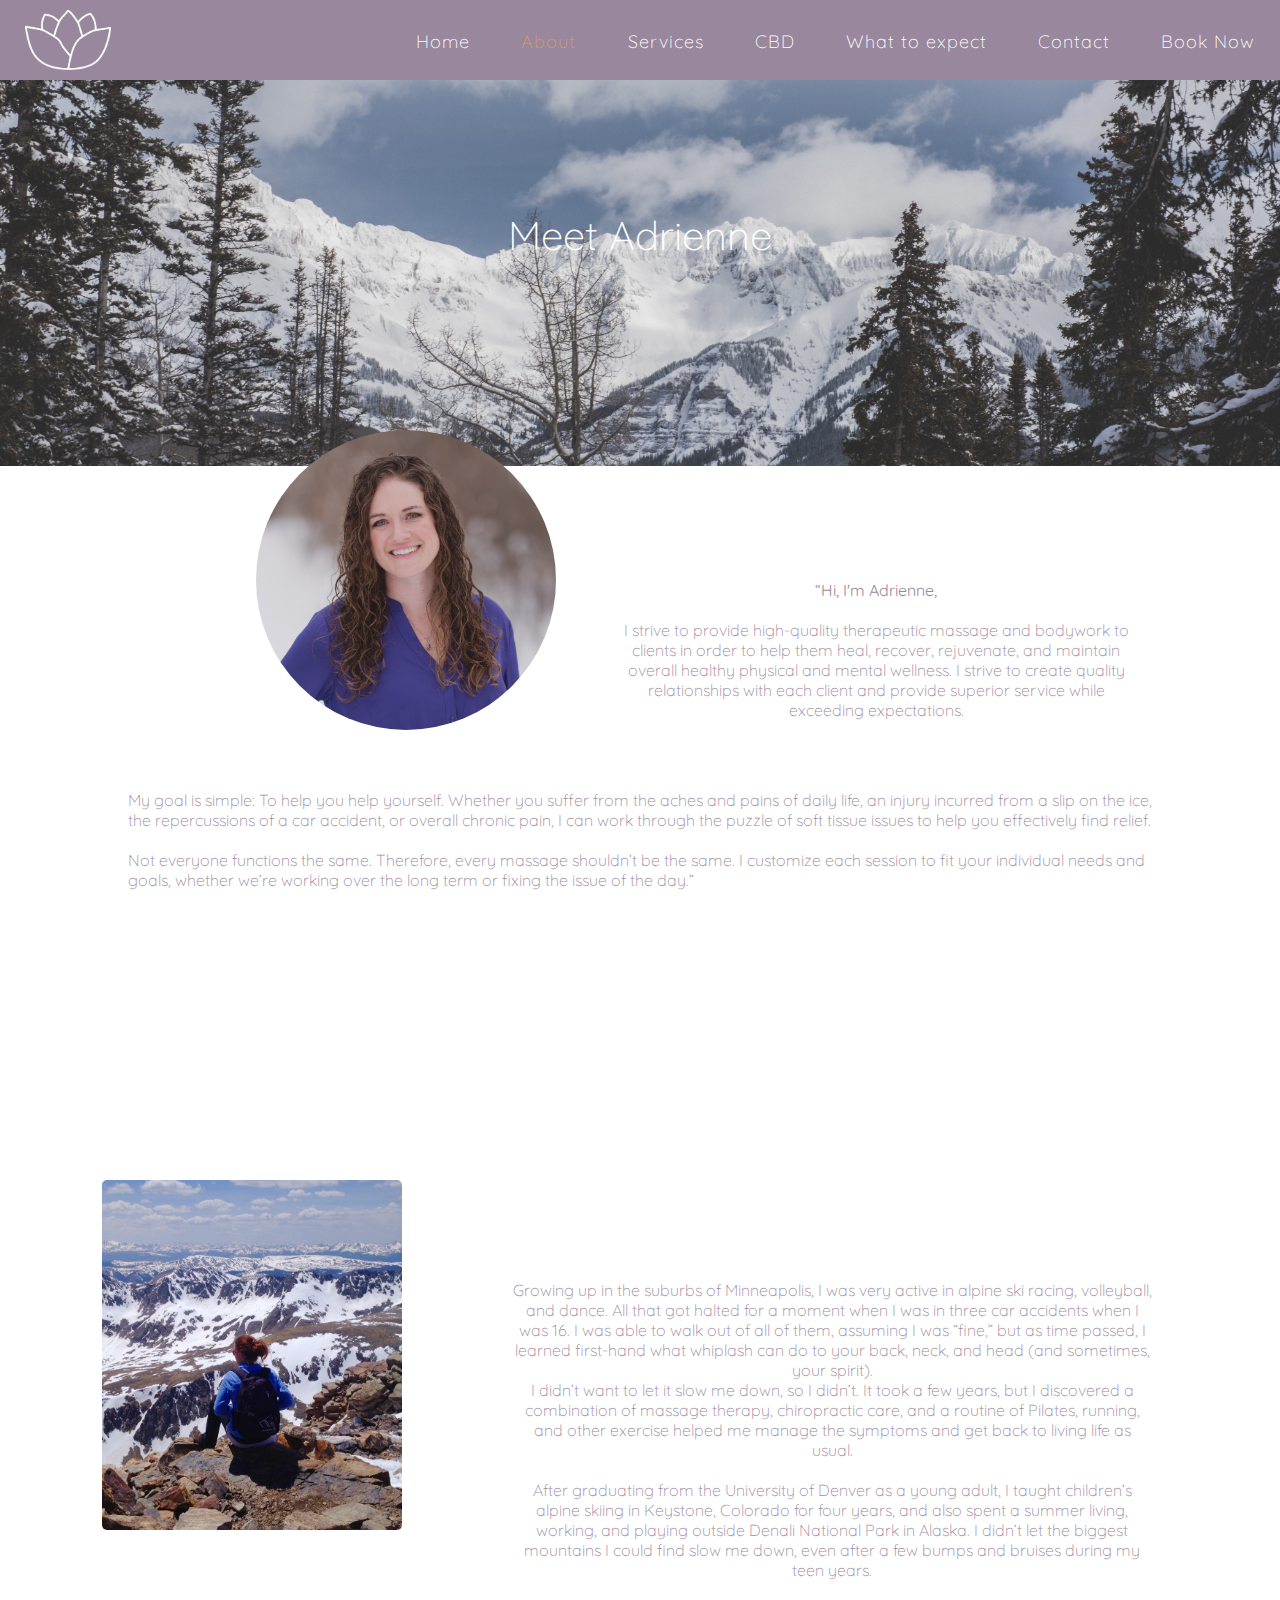
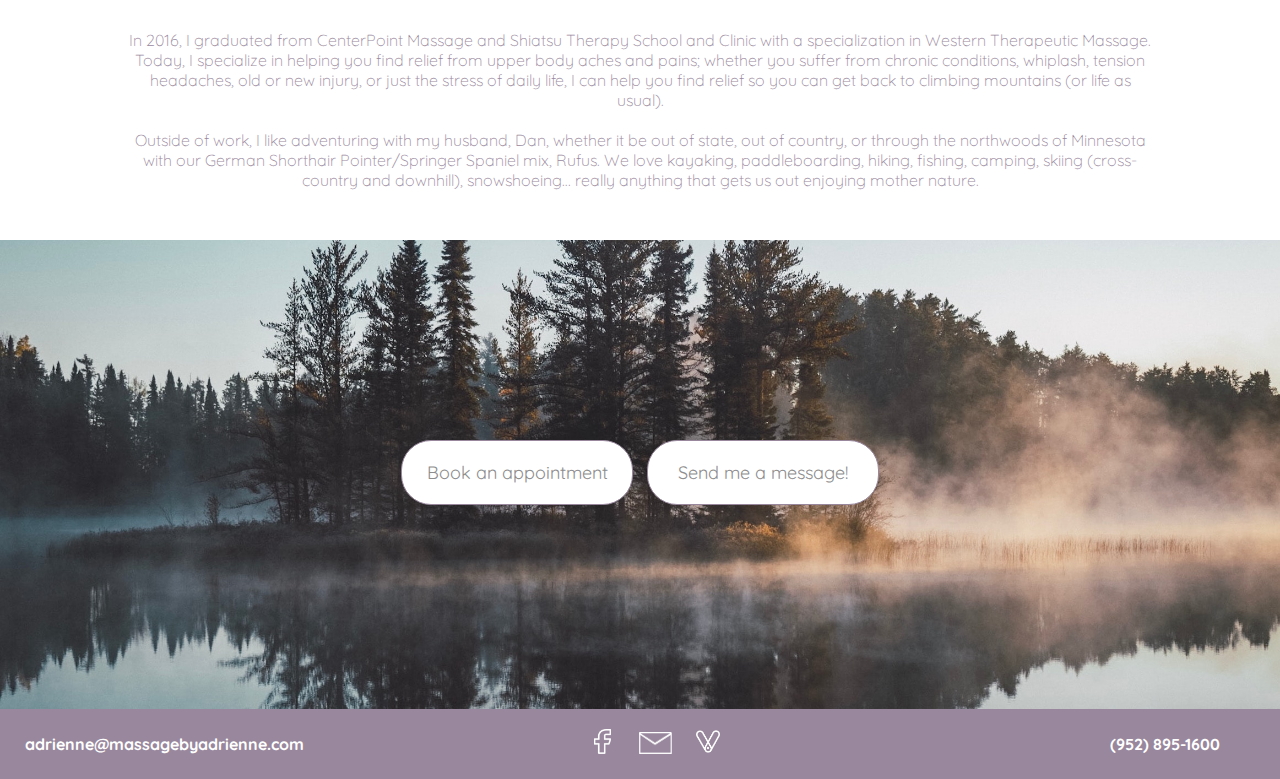
<file: pages/about.html>
<!DOCTYPE html>
<html lang="en">
<head>
    <meta charset="UTF-8">
    <meta name="viewport" content="width=device-width, initial-scale=1.0">
    <meta http-equiv="X-UA-Compatible" content="ie=edge">
    <title>Massage By Adrienne</title>
    <link href="https://fonts.googleapis.com/css?family=Quicksand:300,500&ampdisplay=swap" rel="stylesheet">
    <link rel="stylesheet" href="../styles/styles.css">
    <link rel="icon" href="../styles/img/logo-icon.png">
    <script src="../js/scripts.js"></script>
</head>
<body>
    <div class="opened-menu" id="opened-menu">
        <div class="the-x" id='the-x' onclick=closeMenu()></div>
        <div class="open-menu-wrapper">
            <a class="open-menu-item" href="../index.html">Home</a>
            <a class="open-menu-item highlighted-item" href="about.html">About</a>
            <a class="open-menu-item" href="services.html">Services</a>
            <a class="open-menu-item" href="cbd.html">CBD</a>
            <a class="open-menu-item" href="whattoexpect.html">What to expect</a>
            <a class="open-menu-item" href="contact.html">Contact</a>
            <a class="open-menu-item" href="booknow.html">Book Now</a>
        </div>
    </div>
    <div class="header">
        <a class="header-logo" href="../index.html"></a>
        <div class="menu-items-wrapper">
            <a class="menu-item" href="booknow.html">Book Now</a>
            <a class="menu-item" href="contact.html">Contact</a>
            <a class="menu-item" href="whattoexpect.html">What to expect</a>
            <a class="menu-item" href="cbd.html">CBD</a>
            <a class="menu-item" href="services.html">Services</a>
            <a class="menu-item active-page" href="about.html">About</a>
            <a class="menu-item" href="../index.html">Home</a>
        </div>
    </div>
    <div class="hamburger-wrapper" id="hamburger-wrapper">
        <div class="hamburger-menu" id="hamburger-menu" onclick="openMenu()"></div>
    </div>
    <div class="about-first-section">
        <div class="services-title services-title-adjust">
            <div class="title-wrapper">
                <h2 class="what-to-expect about-title">Meet Adrienne</h2>
            </div>
        </div>
    </div>

    <div class="about-second-section">
        <div class="snaddy-pic"></div>
        <div class="info-box">
            <div class="first-about-blurb">
                <p class="purple"><strong>“Hi, I'm Adrienne,</strong> <br><br>I strive to provide high-quality therapeutic massage and bodywork to clients in order to help them heal, recover, rejuvenate, and maintain overall healthy physical and mental wellness. I strive to create quality relationships with each client and provide superior service while exceeding expectations.<br><br></p>
            </div>
        </div>
        <div class="second-about-blurb">
            <p class="purple">   
                My goal is simple: To help you help yourself. Whether you suffer from the aches and pains of daily life, an injury incurred from a slip on the ice, the repercussions of a car accident, or overall chronic pain, I can work through the puzzle of soft tissue issues to help you effectively find relief.<br><br>
                
                Not everyone functions the same. Therefore, every massage shouldn’t be the same. I customize each session to fit your individual needs and goals, whether we’re working over the long term or fixing the issue of the day.”<br><br>
            </p>
        </div>
        <div class="about-third-section"></div>
        <div class="about-fourth-section">
            <div class="snaddy-mtn-pic"></div>
            <div class="fourth-section-blurb">
                <p class="purple">
                    Growing up in the suburbs of Minneapolis, I was very active in alpine ski racing, volleyball, and dance. All that got halted for a moment when I was in three car accidents when I was 16. I was able to walk out of all of them, assuming I was “fine,” but as time passed, I learned first-hand what whiplash can do to your back, neck, and head (and sometimes, your spirit).<br>
                    I didn’t want to let it slow me down, so I didn’t. It took a few years, but I discovered a combination of massage therapy, chiropractic care, and a routine of Pilates, running, and other exercise helped me manage the symptoms and get back to living life as usual.<br><br>  
                    After graduating from the University of Denver as a young adult, I taught children’s alpine skiing in Keystone, Colorado for four years, and also spent a summer living, working, and playing outside Denali National Park in Alaska. I didn’t let the biggest mountains I could find slow me down, even after a few bumps and bruises during my teen years.<br><br> 
                </p>
            </div>
            <div class="fourth-section-blurb-two">
                <p class="purple">
                    In 2016, I graduated from CenterPoint Massage and Shiatsu Therapy School and Clinic with a specialization in Western Therapeutic Massage.<br>
                    Today, I specialize in helping you find relief from upper body aches and pains; whether you suffer from chronic conditions, whiplash, tension headaches, old or new injury, or just the stress of daily life, I can help you find relief so you can get back to climbing mountains (or life as usual).<br><br>
                    Outside of work, I like adventuring with my husband, Dan, whether it be out of state, out of country, or through the northwoods of Minnesota with our German Shorthair Pointer/Springer Spaniel mix, Rufus. We love kayaking, paddleboarding, hiking, fishing, camping, skiing (cross-country and downhill), snowshoeing… really anything that gets us out enjoying mother nature.
                </p>
            </div>
            <div class="about-fifth-section">
                <div class="button-wrapper">
                    <a class="button about-btn first-about-btn" href="https://www.vagaro.com/massagebyadrienne" target="_blank">
                        Book an appointment
                    </a>
                    <a class="button about-btn" href="contact.html">
                        Send me a message!
                    </a>
                </div>
            </div>
        </div>
    </div>
    <div class="footer about-footer">
        <div class="footer-content-wrapper">
            <div class="email"><h4>adrienne@massagebyadrienne.com</h4></div>
                <div class="footer-icon-wrapper">
                    <a class="icon-fb" href="https://www.facebook.com/massagebyadriennemn" target="_blank"></a>
                    <a class="icon-mail" href="mailto:adrienne@massagebyadrienne.com"></a>
                    <a class="icon-booking" href="https://www.vagaro.com/massagebyadrienne" target="_blank"></a>
                </div>
            <div class="phone-number"><h4>(952) 895-1600</h4></div>
        </div>
    </div>
</body>
</html>
</file>
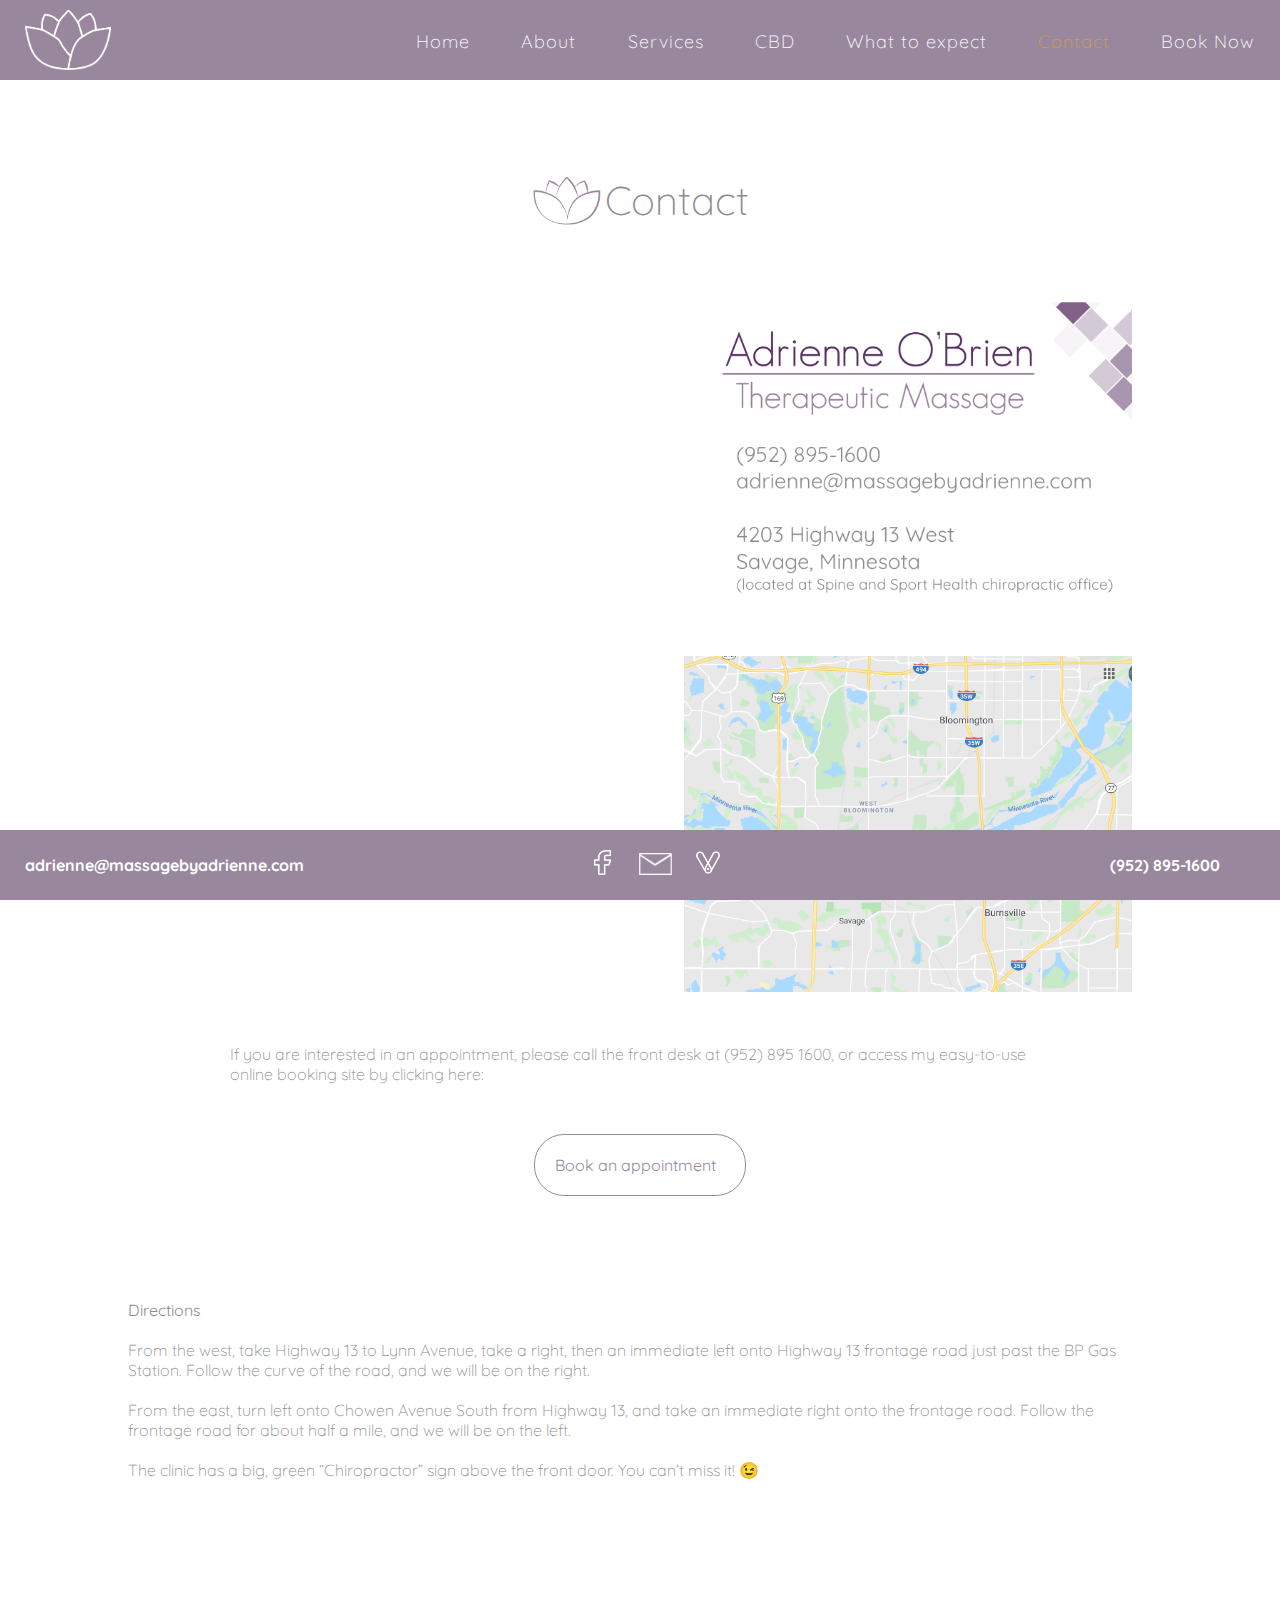
<file: pages/contact.html>
<!DOCTYPE html>
<html lang="en">
<head>
    <meta charset="UTF-8">
    <meta name="viewport" content="width=device-width, initial-scale=1.0">
    <meta http-equiv="X-UA-Compatible" content="ie=edge">
    <title>Massage By Adrienne</title>
    <link href="https://fonts.googleapis.com/css?family=Quicksand:300,500&ampdisplay=swap" rel="stylesheet">
    <link rel="stylesheet" href="../styles/styles.css">
    <link rel="icon" href="../styles/img/logo-icon.png">
    <script src="../js/scripts.js"></script>
</head>
<body onload=onLoad()>
    <div class="opened-menu" id="opened-menu">
        <div class="the-x" id='the-x' onclick=closeMenu()></div>
        <div class="open-menu-wrapper">
            <a class="open-menu-item" href="../index.html">Home</a>
            <a class="open-menu-item" href="about.html">About</a>
            <a class="open-menu-item" href="services.html">Services</a>
            <a class="open-menu-item" href="cbd.html">CBD</a>
            <a class="open-menu-item" href="whattoexpect.html">What to expect</a>
            <a class="open-menu-item highlighted-item" href="contact.html">Contact</a>
            <a class="open-menu-item" href="booknow.html">Book Now</a>
        </div>
    </div>
    <div class="header">
        <a class="header-logo" href="../index.html"></a>
        <div class="menu-items-wrapper">
            <a class="menu-item" href="booknow.html">Book Now</a>
            <a class="menu-item active-page" href="contact.html">Contact</a>
            <a class="menu-item" href="whattoexpect.html">What to expect</a>
            <a class="menu-item" href="cbd.html">CBD</a>
            <a class="menu-item" href="services.html">Services</a>
            <a class="menu-item" href="about.html">About</a>
            <a class="menu-item" href="../index.html">Home</a>
        </div>
    </div>
    <div class="hamburger-wrapper" id="hamburger-wrapper">
        <div class="hamburger-menu" id="hamburger-menu" onclick="openMenu()"></div>
    </div>

    
        <div class="services-title">
            <div class="title-wrapper">
                <div class="title-logo"></div>
                <h2 class="what-to-expect">Contact</h2>
            </div>
        </div>
        <div class="contact-body">
            <div class="form" id="hubspotForm">
            </div>
            <div class="right-side-contact">
                <div class="business-card"></div>
                <div class="map"></div>
            </div>
            <p class="contact-interest">If you are interested in an appointment, please call the front desk at (952) 895 1600, or access my easy-to-use online booking site by clicking here:</p>
            <a class="button contact-button" href="https://www.vagaro.com/massagebyadrienne" target="_blank">Book an appointment</a>
            <p class="directions"><strong>Directions</strong><br><br>

                From the west, take Highway 13 to Lynn Avenue, take a right, then an immediate left onto Highway 13 frontage road just past the BP Gas Station. Follow the curve of the road, and we will be on the right.<br><br>
                
                From the east, turn left onto Chowen Avenue South from Highway 13, and take an immediate right onto the frontage road. Follow the frontage road for about half a mile, and we will be on the left.<br><br>
                
                The clinic has a big, green “Chiropractor” sign above the front door. You can’t miss it! 😉
                </p>
        </div>

    <div class="footer foot-fixed">
        <div class="footer-content-wrapper">
            <div class="email"><h4>adrienne@massagebyadrienne.com</h4></div>
                <div class="footer-icon-wrapper">
                    <a class="icon-fb" href="https://www.facebook.com/massagebyadriennemn" target="_blank"></a>
                    <a class="icon-mail" href="mailto:adrienne@massagebyadrienne.com"></a>
                    <a class="icon-booking" href="https://www.vagaro.com/massagebyadrienne" target="_blank"></a>
                </div>
            <div class="phone-number"><h4>(952) 895-1600</h4></div>
        </div>
    </div>
</body>

</html>
</file>
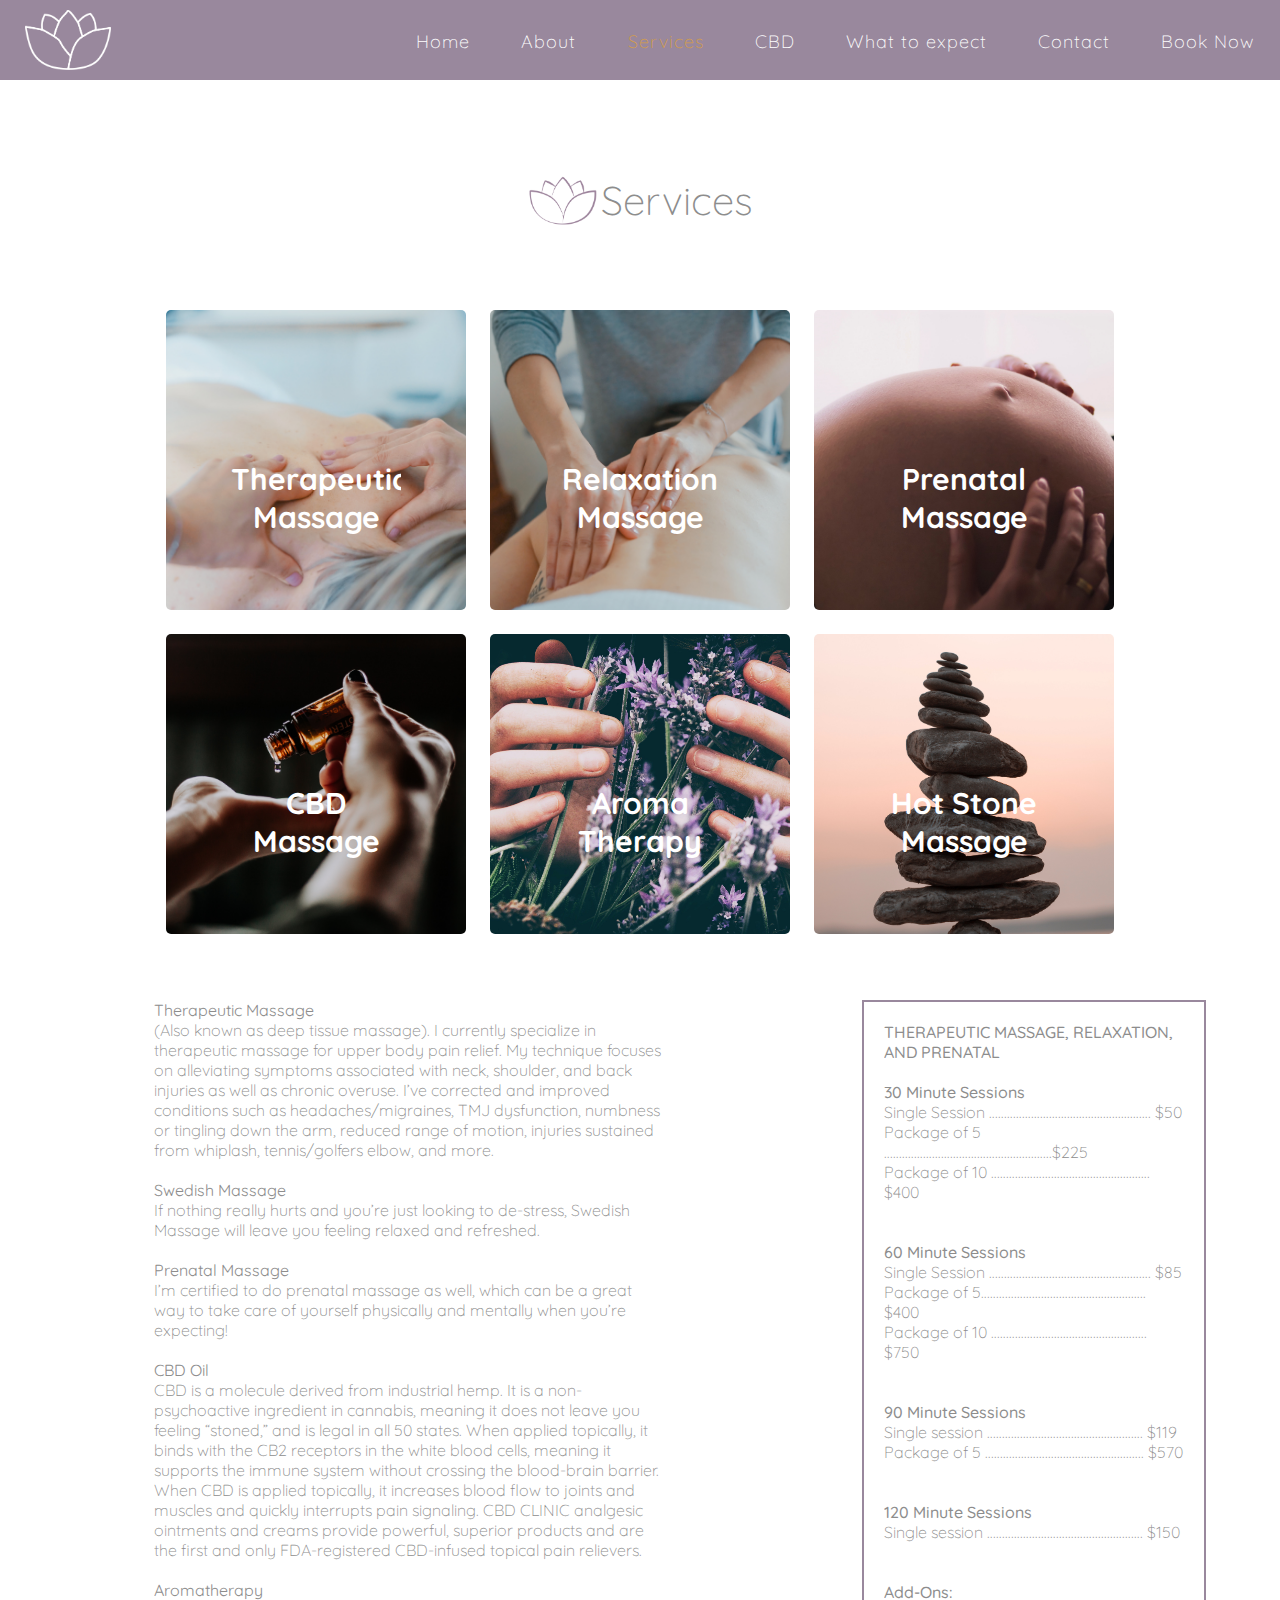
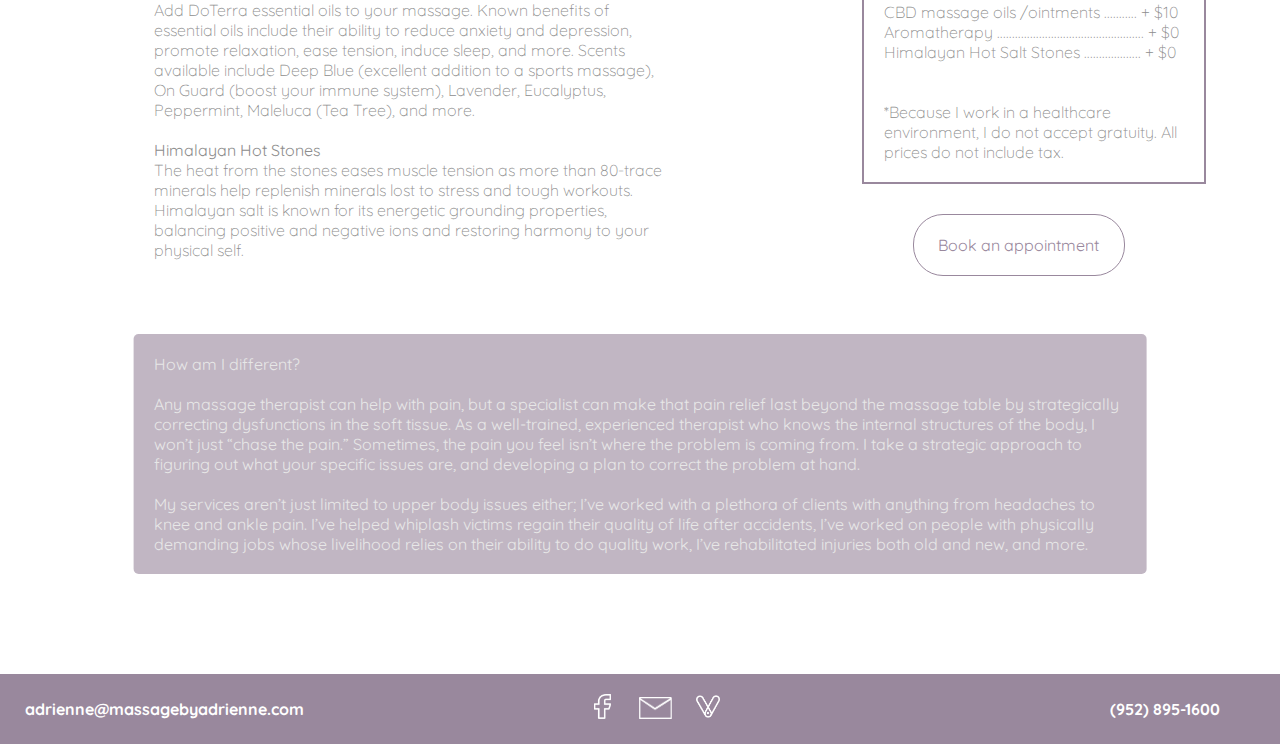
<file: pages/services.html>
<!DOCTYPE html>
<html lang="en">
<head>
    <meta charset="UTF-8">
    <meta name="viewport" content="width=device-width, initial-scale=1.0">
    <meta http-equiv="X-UA-Compatible" content="ie=edge">
    <title>Massage By Adrienne</title>
    <link href="https://fonts.googleapis.com/css?family=Quicksand:300,500&ampdisplay=swap" rel="stylesheet">
    <link rel="stylesheet" href="../styles/styles.css">
    <link rel="icon" href="../styles/img/logo-icon.png">
    <script src="../js/scripts.js"></script>
</head>
<body>
    <div class="opened-menu" id="opened-menu">
        <div class="the-x" id='the-x' onclick=closeMenu()></div>
        <div class="open-menu-wrapper">
            <a class="open-menu-item" href="../index.html">Home</a>
            <a class="open-menu-item" href="about.html">About</a>
            <a class="open-menu-item highlighted-item" href="services.html">Services</a>
            <a class="open-menu-item" href="cbd.html">CBD</a>
            <a class="open-menu-item" href="whattoexpect.html">What to expect</a>
            <a class="open-menu-item" href="contact.html">Contact</a>
            <a class="open-menu-item" href="booknow.html">Book Now</a>
        </div>
    </div>
    <div class="header">
        <a class="header-logo" href="../index.html"></a>
        <div class="menu-items-wrapper">
            <a class="menu-item" href="booknow.html">Book Now</a>
            <a class="menu-item" href="contact.html">Contact</a>
            <a class="menu-item" href="whattoexpect.html">What to expect</a>
            <a class="menu-item" href="cbd.html">CBD</a>
            <a class="menu-item active-page" href="services.html">Services</a>
            <a class="menu-item" href="about.html">About</a>
            <a class="menu-item" href="../index.html">Home</a>
        </div>
    </div>
    <div class="hamburger-wrapper" id="hamburger-wrapper">
        <div class="hamburger-menu" id="hamburger-menu" onclick="openMenu()"></div>
    </div>
    <div>
        <div class="services-title">
            <div class="title-wrapper">
                <div class="title-logo"></div>
                <h2 class="what-to-expect">Services</h2>
            </div>
        </div>
    </div>
    <div class="service-photo-wrapper">
        <div class="services-photos photo-1"><h3 class="photo-name">Therapeutic Massage</h3></div>
        <div class="services-photos photo-2"><h3 class="photo-name">Relaxation Massage</h3></div>
        <div class="services-photos photo-3"><h3 class="photo-name">Prenatal Massage</h3></div>
        <div class="services-photos photo-4"><h3 class="photo-name">CBD Massage</h3></div>
        <div class="services-photos photo-5"><h3 class="photo-name">Aroma Therapy</h3></div>
        <div class="services-photos photo-6"><h3 class="photo-name">Hot Stone Massage</h3></div>
    </div>
    <div class="services-body">
    <div class="services-left-side">
        <p><strong>Therapeutic Massage</strong></p>
        <p>
            (Also known as deep tissue massage). I currently specialize in therapeutic massage for upper body pain relief. My technique focuses on alleviating symptoms associated with neck, shoulder, and back injuries as well as chronic overuse. I’ve corrected and improved conditions such as headaches/migraines, TMJ dysfunction, numbness or tingling down the arm, reduced range of motion, injuries sustained from whiplash, tennis/golfers elbow, and more.
        </p><br>
        <p><strong>Swedish Massage</strong></p>
        <p>
            If nothing really hurts and you’re just looking to de-stress, Swedish Massage will leave you feeling relaxed and refreshed.  
        </p><br>

        <p><strong>Prenatal Massage</strong></p>
        <p>
            I’m certified to do prenatal massage as well, which can be a great way to take care of yourself physically and mentally when you’re expecting!
        </p><br>


        <p><strong>CBD Oil</strong></p>
        <p>
            CBD is a molecule derived from industrial hemp. It is a non-psychoactive ingredient in cannabis, meaning it does not leave you feeling “stoned,” and is legal in all 50 states. When applied topically, it binds with the CB2 receptors in the white blood cells, meaning it supports the immune system without crossing the blood-brain barrier. When CBD is applied topically, it increases blood flow to joints and muscles and quickly interrupts pain signaling. CBD CLINIC analgesic ointments and creams provide powerful, superior products and are the first and only FDA-registered CBD-infused topical pain relievers.
        </p><br>


        <p><strong>Aromatherapy</strong></p>
        <p>
            Add DoTerra essential oils to your massage. Known benefits of essential oils include their ability to reduce anxiety and depression, promote relaxation, ease tension, induce sleep, and more. Scents available include Deep Blue (excellent addition to a sports massage), On Guard (boost your immune system), Lavender, Eucalyptus, Peppermint, Maleluca (Tea Tree), and more.
        </p><br>


        <p><strong>Himalayan Hot Stones</strong></p>
        <p>
            The heat from the stones eases muscle tension as more than 80-trace minerals help replenish minerals lost to stress and tough workouts. Himalayan salt is known for its energetic grounding properties, balancing positive and negative ions and restoring harmony to your physical self.
        </p><br>


    </div>
    <div class="services-right-side">
        <div class="service-box">
            <h4 class="in-box-titles in-box-headline">THERAPEUTIC MASSAGE, RELAXATION, AND PRENATAL</h4><br>
            <h4 class="in-box-titles">30 Minute Sessions</h4>
            <p>Single Session ……………………………………......…… $50<br>
                Package of 5 ……..……………………………..........…..$225<br>
                Package of 10 ………………………….………..........…$400 </p><br><br>
            <h4 class="in-box-titles">60 Minute Sessions</h4>
            <p>Single Session  ………………………………......………… $85 <br>
                Package of 5…………………………………….........…. $400<br>
                Package of 10 …………………………..…….......….… $750 
                </p><br><br>
            <h4 class="in-box-titles">90 Minute Sessions</h4>
            <p>
                Single session ……………………..……….....………… $119<br>
                Package of 5 ………………………………………....…. $570 
            </p><br><br>
            <h4 class="in-box-titles">120 Minute Sessions</h4>
            <p>Single session ……………………………….......……… $150 </p><br><br>
            <h4 class="in-box-titles">Add-Ons:</h4>
            <p>
                CBD massage oils /ointments .....…… + $10<br>
                Aromatherapy ………………………………..….....… + $0<br>
                Himalayan Hot Salt Stones ……......……. + $0
            </p><br><br>
            <p>*Because I work in a healthcare environment, I do not accept gratuity. All prices do not include tax.</p>
        </div>
        <a class="button service-button" href="https://www.vagaro.com/massagebyadrienne" target="_blank">Book an appointment</a>
    </div>
    <div class="the-purple-box">
        How am I different?<br><br>

        Any massage therapist can help with pain, but a specialist can make that pain relief last beyond the massage table by strategically correcting dysfunctions in the soft tissue. As a well-trained, experienced therapist who knows the internal structures of the body, I won’t just “chase the pain.” Sometimes, the pain you feel isn’t where the problem is coming from. I take a strategic approach to figuring out what your specific issues are, and developing a plan to correct the problem at hand.<br><br>

        My services aren’t just limited to upper body issues either; I’ve worked with a plethora of clients with anything from headaches to knee and ankle pain. I’ve helped whiplash victims regain their quality of life after accidents, I’ve worked on people with physically demanding jobs whose livelihood relies on their ability to do quality work, I’ve rehabilitated injuries both old and new, and more.

    </div>
    <div class="footer">
        <div class="footer-content-wrapper">
            <div class="email"><h4>adrienne@massagebyadrienne.com</h4></div>
                <div class="footer-icon-wrapper">
                    <a class="icon-fb" href="https://www.facebook.com/massagebyadriennemn" target="_blank"></a>
                    <a class="icon-mail" href="mailto:adrienne@massagebyadrienne.com"></a>
                    <a class="icon-booking" href="https://www.vagaro.com/massagebyadrienne" target="_blank"></a>
                </div>
            <div class="phone-number"><h4>(952) 895-1600</h4></div>
        </div>
    </div>
</body>

</html>
</file>
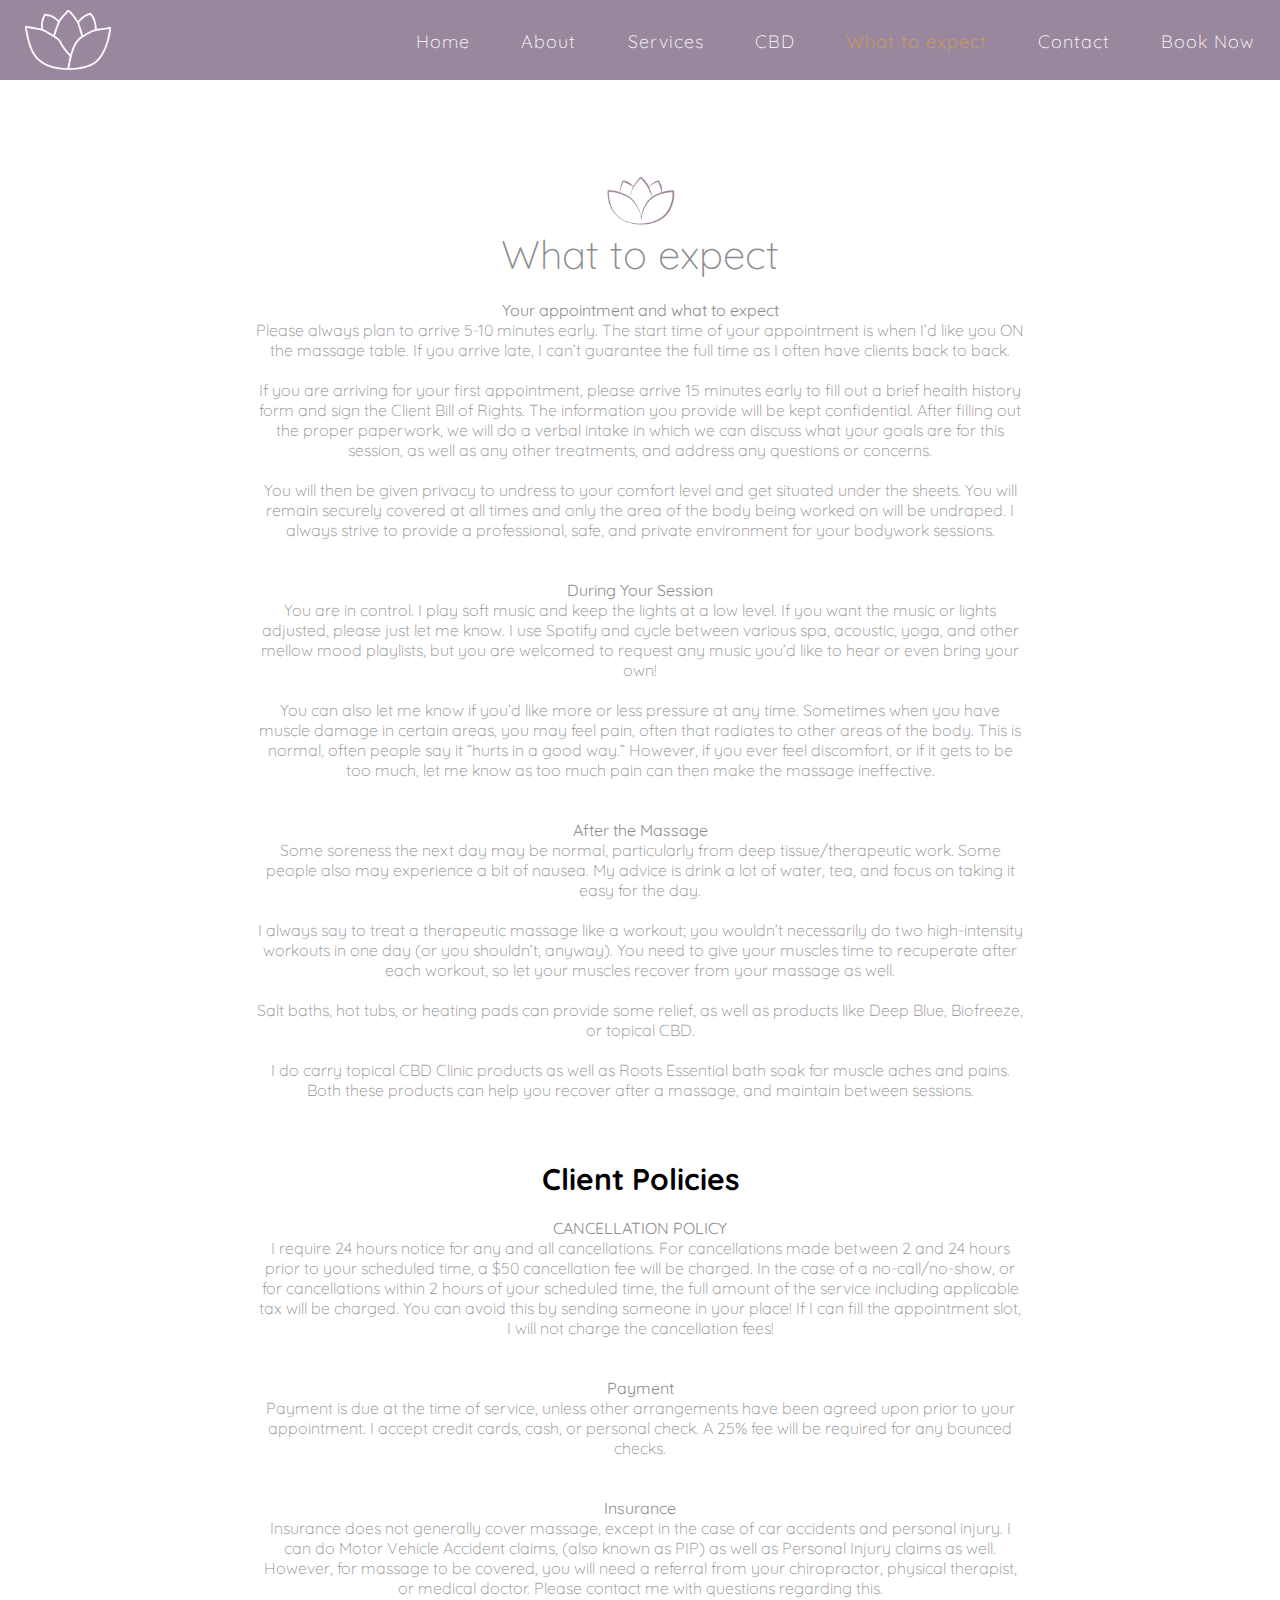
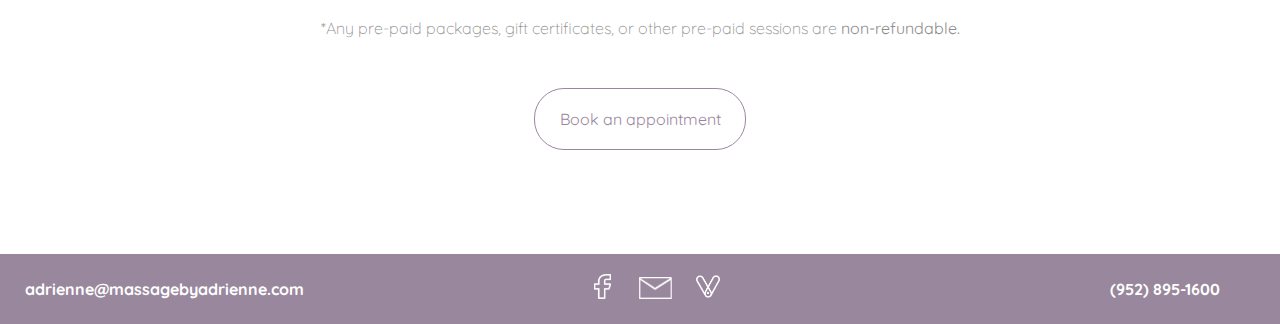
<file: pages/whattoexpect.html>
<!DOCTYPE html>
<html lang="en">
<head>
    <meta charset="UTF-8">
    <meta name="viewport" content="width=device-width, initial-scale=1.0">
    <meta http-equiv="X-UA-Compatible" content="ie=edge">
    <title>Massage By Adrienne</title>
    <link href="https://fonts.googleapis.com/css?family=Quicksand:300,500&ampdisplay=swap" rel="stylesheet">
    <link rel="stylesheet" href="../styles/styles.css">
    <link rel="icon" href="../styles/img/logo-icon.png">
    <script src="../js/scripts.js"></script>
</head>
<body>
    <div class="opened-menu" id="opened-menu">
        <div class="the-x" id='the-x' onclick=closeMenu()></div>
        <div class="open-menu-wrapper">
            <a class="open-menu-item" href="../index.html">Home</a>
            <a class="open-menu-item" href="about.html">About</a>
            <a class="open-menu-item" href="services.html">Services</a>
            <a class="open-menu-item" href="cbd.html">CBD</a>
            <a class="open-menu-item highlighted-item" href="whattoexpect.html">What to expect</a>
            <a class="open-menu-item" href="contact.html">Contact</a>
            <a class="open-menu-item" href="booknow.html">Book Now</a>
        </div>
    </div>
    <div class="header">
        <a class="header-logo" href="../index.html"></a>
        <div class="menu-items-wrapper">
            <a class="menu-item" href="booknow.html">Book Now</a>
            <a class="menu-item" href="contact.html">Contact</a>
            <a class="menu-item active-page" href="whattoexpect.html">What to expect</a>
            <a class="menu-item" href="cbd.html">CBD</a>
            <a class="menu-item" href="services.html">Services</a>
            <a class="menu-item" href="about.html">About</a>
            <a class="menu-item" href="../index.html">Home</a>
        </div>
    </div>
    <div class="hamburger-wrapper" id="hamburger-wrapper">
        <div class="hamburger-menu" id="hamburger-menu" onclick="openMenu()"></div>
    </div>

    <div class="what-to-expect-body">
        <div class="services-title">
            <div class="title-wrapper">
                <div class="title-logo"></div>
                <h2 class="what-to-expect">What to expect</h2>
            </div>
        </div>
        <div class="what-to-expect-box-1">
            <p><strong>Your appointment and what to expect</strong></p>
            <p>
                Please always plan to arrive 5-10 minutes early. The start time of your appointment is when I’d like you ON the massage table. If you arrive late, I can’t guarantee the full time as I often have clients back to back.<br><br>

                If you are arriving for your first appointment, please arrive 15 minutes early to fill out a brief health history form and sign the Client Bill of Rights. The information you provide will be kept confidential. After filling out the proper paperwork, we will do a verbal intake in which we can discuss what your goals are for this session, as well as any other treatments, and address any questions or concerns.<br><br>

                You will then be given privacy to undress to your comfort level and get situated under the sheets. You will remain securely covered at all times and only the area of the body being worked on will be undraped. I always strive to provide a professional, safe, and private environment for your bodywork sessions.
            </p><br><br>
            <p><strong>During Your Session</strong></p>
            <p>
                You are in control. I play soft music and keep the lights at a low level. If you want the music or lights adjusted, please just let me know. I use Spotify and cycle between various spa, acoustic, yoga, and other mellow mood playlists, but you are welcomed to request any music you’d like to hear or even bring your own!<br><br>

You can also let me know if you’d like more or less pressure at any time. Sometimes when you have muscle damage in certain areas, you may feel pain, often that radiates to other areas of the body. This is normal, often people say it “hurts in a good way.” However, if you ever feel discomfort, or if it gets to be too much, let me know as too much pain can then make the massage ineffective.
            </p><br><br>
            <p><strong>After the Massage</strong></p>
            <p>
                Some soreness the next day may be normal, particularly from deep tissue/therapeutic work. Some people also may experience a bit of nausea. My advice is drink a lot of water, tea, and focus on taking it easy for the day.<br><br>

                I always say to treat a therapeutic massage like a workout; you wouldn’t necessarily do two high-intensity workouts in one day (or you shouldn’t, anyway). You need to give your muscles time to recuperate after each workout, so let your muscles recover from your massage as well.<br><br>
                
                Salt baths, hot tubs, or heating pads can provide some relief, as well as products like Deep Blue, Biofreeze, or topical CBD.<br><br>
                
                I do carry topical CBD Clinic products as well as Roots Essential bath soak for muscle aches and pains. Both these products can help you recover after a massage, and maintain between sessions.<br><br>
            </p><br><br>
            <span class="service-header"><h3>Client Policies</h3></span><br>
            <p><strong>CANCELLATION POLICY</strong></p>
            <p>
                I require 24 hours notice for any and all cancellations. For cancellations made between 2 and 24 hours prior to your scheduled time, a $50 cancellation fee will be charged. In the case of a no-call/no-show, or for cancellations within 2 hours of your scheduled time, the full amount of the service including applicable tax will be charged. You can avoid this by sending someone in your place! If I can fill the appointment slot, I will not charge the cancellation fees!
            </p><br><br>
            <p><strong>Payment</strong></p>
            <p>Payment is due at the time of service, unless other arrangements have been agreed upon prior to your appointment. I accept credit cards, cash, or personal check. A 25% fee will be required for any bounced checks.</p><br><br>
            <p><strong>Insurance</strong></p>
            <p>
                Insurance does not generally cover massage, except in the case of car accidents and personal injury. I can do Motor Vehicle Accident claims, (also known as PIP) as well as Personal Injury claims as well. However, for massage to be covered, you will need a referral from your chiropractor, physical therapist, or medical doctor. Please contact me with questions regarding this.
            </p><br>
            <p>*Any pre-paid packages, gift certificates, or other pre-paid sessions are <strong>non-refundable.</strong></p>
        </div>
        <a class="what-btn button" href="https://www.vagaro.com/massagebyadrienne" target="_blank">Book an appointment</a>
    </div> 
    <div class="footer">
        <div class="footer-content-wrapper">
            <div class="email"><h4>adrienne@massagebyadrienne.com</h4></div>
                <div class="footer-icon-wrapper">
                    <a class="icon-fb" href="https://www.facebook.com/massagebyadriennemn" target="_blank"></a>
                    <a class="icon-mail" href="mailto:adrienne@massagebyadrienne.com"></a>
                    <a class="icon-booking" href="https://www.vagaro.com/massagebyadrienne" target="_blank"></a>
                </div>
            <div class="phone-number"><h4>(952) 895-1600</h4></div>
        </div>
    </div>
</body>
</html>
</file>
<file: styles/styles.css>
/* The Purple ----  #99889D 
    The Gray ------ rgb(141, 141, 141)
*/
* {
    margin: 0;
    padding: 0;
    overflow-x: hidden;
}
body {
    font-family: Quicksand, sans-serif;
}
h1 {
    font-size: 45px;
    font-family: Quicksand, sans-serif;
    color: #99889D;
}
h2 {
    font-size: 40px;
    font-weight: 300;
    color: #99889D;
}
h3 {
    font-size: 30px;
}
p {
    font-weight: 300;
    color: rgb(141, 141, 141);
}
.button {
    text-decoration: none;
    border: 1px solid #99889D;
    padding: 20px;
    width: auto;
    border-radius: 30px;
    color: #99889D;
    cursor: pointer;
}
.button:hover {
    background-color: #99889D;
    color: #fff;
    transition-duration: 300ms;
}

.header {
    background-color: #99889D;
    height: 80px;
    width: 100vw;
    position: fixed;
    top: 0;
    z-index: 10;
}
.header-logo {
    display: inline-block;
    background-image: url(img/logo-white.png);
    background-repeat: no-repeat;
    background-size: cover;
    height: 60px;
    width: 86px;
    margin-left: 25px;
    margin-top: 10px;
    cursor: pointer;
    position: relative;
    z-index: 11;
}
.menu-items-wrapper {
    position: absolute;
    top: 0;
    height: 100%;
    width: 100vw;
}
.menu-item {
    color: #fff;
    font-size: 18px;
    font-weight: 200;
    padding: 30px 2% 0 2%;
    letter-spacing: 1px;
    float: right;
    text-decoration: none;
}
.active-page {
    color: rgb(212, 157, 74);
}
.menu-item:hover {
    color: rgb(212, 157, 74);
    transition-duration: 300ms;
}
.large-logo-wrapper {
    width: 100%;
    height: 410px;
    margin-top: 160px;
    text-align: center;
    margin-bottom: 50px;
}
.large-logo {
    width: 287px;
    height: 210px;
    margin-left: 50%;
    transform: translate(-50%);
    background-image: url(img/logo-purple.png);
    background-size: cover;
    background-repeat: no-repeat;
}
.new-logo {
    width: 520px;
    height: 200px;
    margin-left: 50%;
    transform: translate(-50%);
    background-image: url(img/new-logo.png);
    background-size: cover;
    background-repeat: no-repeat; 
}
.title {
    margin-top: 20px;
    font-weight: 300;
    letter-spacing: 8px;
}
.front-appointment-btn {
    display: inline-block;
    position: relative;
}
.front-msg-btn {
    display: inline-block;
    position: relative;
}

.button-wrapper {
    width: 60vw;
    margin-left: 20vw;
    text-align: center;
}







/* --------------------------FOOTER--------------------------- */
.footer {
    position: relative;
    background-color: #99889D;
    margin-top: 100px;
    width: 100vw;
    height: 70px;
    bottom: 0;
    color: #fff;
}
.foot-fixed {
    position: fixed;
}
.footer-content-wrapper {
    width: 100%;
    height: 100%;
}
.email {
    margin-left: 25px;
    margin-top: 25px;
    float: left;
}
.phone-number {
    margin-right: 20px;
    float: right;
    right: 0;
    margin-top: 25px;
    width: 150px;
}
.icon-mail {
    background-image: url(img/mail-logo.png);
    background-position: center;
    background-size: cover;
    height: 22.5px;
    width: 33px;
    margin-left: 12%;
    position: relative;
    display: inline-block;
    cursor: pointer;
    transition-duration: 300ms;
}
.icon-fb {
    background-image: url(img/fb-logo.png);
    background-position: center;
    background-size: cover;
    height: 25px;
    width: 17px;
    margin-left: 25%;
    margin-top: 10px;
    position: relative;
    display: inline-block;
    cursor: pointer;
    transition-duration: 300ms;
}
.icon-booking {
    background-image: url(img/vagaro-logo.png);
    background-position: center;
    background-size: cover;
    height: 25px;
    width: 24px;
    margin-left: 10%;
    margin-top: 10px;
    position: relative;
    display: inline-block; 
    cursor: pointer;
    transition-duration: 300ms;
}
.footer-icon-wrapper {
    width: 200px;
    height: 60px;
    display: inline-block;
    position: absolute;
    margin-left: 50%;
    margin-top: 10px;
    transform: translate(-200%);
}

.icon-fb:hover {
    transform: scale(1.3);
}
.icon-booking:hover {
    transform: scale(1.3);
}
.icon-mail:hover {
    transform: scale(1.3);
}


/* ---------------------------WHAT-TO-EXPECT---------------------------- */

.what-to-expect-body {
    text-align: center;
    width: 100vw;
    height: auto;
}
.title-logo {
    width: 69px;
    height: 50px;
    margin-top: 25px;
    background-image: url(img/logo-purple.png);
    background-size: cover;
    display: inline-block;
}
.title-wrapper {
    display: block;
    margin-left: 50%;
    width: 350px;
    transform: translate(-50%);
    text-align: center;
}
.services-title {
    margin-top: 130px;
    height: 150px;
    width: 100vw;
    display: block;
}
.service-header {
    font-weight: 500;

}
.what-to-expect{
    display: inline-block;
    color: rgb(141, 141, 141);
}
.what-to-expect-box-1 {
    width: 60%;
    margin-left: 50%;
    transform: translate(-50%);
}
.what-btn {
    margin-top: 50px;
    width: 170px;
    display: inline-block;
}





/* ---------------------------SERVICES---------------------------- */

.services-body {
    width: 100vw;
}
.services-left-side {
    width: 40vw;
    margin-left: 12vw;
    display: inline-block
}
.services-right-side {
    display: inline-block;
    vertical-align: top;
}
.service-box {
    border: 2px solid #99889D;
    padding: 20px;
    margin-left: 15vw;
    margin-right: 5vw;
    width: 300px;
}
.in-box-headline {
    width: 300px;
}
.in-box-titles {
    font-weight: 500;
    color: rgb(141, 141, 141);
}
.service-photo-wrapper {
    text-align: center;
    width: 80vw;
    margin: 0 10vw;
    height: 700px;
}
.services-photos {
    width: 300px;
    height: 300px;
    display: inline-block;
    text-align: center;
    margin: 10px;
    border-radius: 5px;
}
.photo-name {
    margin-top: 150px;
    color: #fff;
    width: 170px;
    display: inline-block;
}
.photo-1 {
    background-size: cover;
    background-position: center;
    background-image: url(img/1.jpg)
}
.photo-2 {
    background-size: cover;
    background-position: center;
    background-image: url(img/2.jpg)
}
.photo-3 {
    background-size: cover;
    background-position: center;
    background-image: url(img/3.jpg)
}
.photo-4 {
    background-size: cover;
    background-position: center;
    background-image: url(img/4.jpg)
}
.photo-5 {
    background-size: cover;
    background-position: center;
    background-image: url(img/5.jpg)
}
.photo-6 {
    background-size: cover;
    background-position: center;
    background-image: url(img/6.jpg)
}
.service-button {
    display: inline-block;
    margin-top: 30px;
    margin-left: 19vw;
    margin-right: 5vw;
    width: 170px;
    text-align: center;
}
.the-purple-box {
    width: 76vw;
    margin-left: 50%;
    transform: translate(-50%);
    margin-top: 50px;
    background-color: rgba(153, 136, 157, 0.61);
    padding: 20px;
    border-radius: 5px;
    color: #e7e7e7;
}




/* ------------------------------CBD------------------------------- */

.cbd-body {
    text-align: center;
    width: 80vw;
    margin-left: 10vw;
}
.cbd-button {
    margin-top: 0px;
    width: 170px;
    display: inline-block;
}
.cbd-wrapper {
    width: 80vw;
    text-align: center;
}
.cbd-logo {
    display: inline-block;
    background-image: url(img/cbd-logo.png);
    background-size: cover;
    background-position: center;
    height: 200px;
    width: 274px;
}


/* ------------------------------BOOK-NOW------------------------------- */

.booknow-body {
    text-align: center;
    width: 60vw;
    margin-left: 20vw;
}
.book-button {
    margin-top: 50px;
    width: 170px;
    display: inline-block;
    position: relative;
    z-index: 2;
}

/* ------------------------------ABOUT------------------------------- */

.about-first-section {
    width: 100vw;
    height: 450px;
    background-size: 100vw auto;
    background-repeat: no-repeat;
    /* background-position: -200px -100px; */
    background-attachment: fixed;
    background-image: url(img/about-1.jpg);
    margin-top: 60px;
}
.about-title {
    color: #fff;
}
.snaddy-pic {
    width: 300px;
    height: 300px;
    background-image: url(img/snaddy-headshot.jpg);
    background-repeat: no-repeat;
    background-position: center;
    background-size: cover;
    border-radius: 50%;
    position: absolute;
    margin-top: -100px;
    margin-left: 20vw;
}
.info-box {
    width: 60%;
    color: #99889D;
    float: right;
    margin-right: 20px;
}
.first-about-blurb {
    text-align: center;
    margin-top: 50px;
    margin-left: 10vw;
    width: 40vw;
}
.second-about-blurb {
    padding-top: 50px;
    width: 80vw;
    margin-left: 10vw;
    padding-bottom: 50px;
}
.purple {
    color: #99889D;
}
.about-third-section {
    width: 100vw;
    height: 30vh;
    background-image: url(img/about-2.jpg);
    opacity: 0.5;
    background-size: cover;
    background-attachment: fixed;
}

.snaddy-mtn-pic {
    width: 300px;
    height: 350px;
    background-image: url(img/quandry.jpg);
    background-size: cover;
    background-position: center;
    border-radius: 5px;
    display: inline-block;
    margin-top: -50px;
    margin-left: 8vw;
    position: absolute;
}
.fourth-section-blurb {
    width: 50vw;
    margin-left: 40vw;
    margin-top: 50px;
    text-align: center;
}
.fourth-section-blurb-two {
    width: 80vw;
    margin-left: 10vw;
    margin-top: 30px;
    text-align: center;
    margin-bottom: 50px;
}
.about-fifth-section {
    width: 100vw;
    background-image: url(img/about-3.jpg);
    background-size: cover;
    background-position: center;
}
.about-btn {
    background-color: #fff;
    color: rgb(141, 141, 141);
    font-size: 18px;
    margin: 200px 5px;
    width: 190px;
    position: relative;
    display: inline-block;
    text-align: center;
}
.about-footer {
    margin-top: 0px;
}





/* ------------------------------CONTACT------------------------------- */

.contact-body {
    width: 80vw;
    margin-left: 10vw;
}
.form {
    margin-top: 50px;
    padding: 20px;
    text-align: center;
    width: 35vw;
    height: 600px;
    display: inline-block;
}
.right-side-contact {
    width: 35vw;
    display: inline-block;
    vertical-align: top;
    margin-left: 5vw;
}
.business-card {
    background-image: url(img/business-card.png);
    width: 35vw;
    padding-top: 75%;
    height: auto;
    background-size: cover;

}
.map {
    background-image: url(img/map.png);
    background-size: cover;
    width: 35vw;
    padding-top: 75%;
    margin-top: 20px;
}
.contact-interest {
    margin-top: 50px;
    width: 80%;
    margin-left: 10%;
}
.contact-button {
    margin-top: 50px;
    width: 170px;
    margin-left: 50%;
    transform: translate(-50%);
    display: inline-block;
}
.directions {
    text-align: left;
    height: auto;
    margin-bottom: 200px;
    margin-top: 100px;
}




/* ----------------------------------RESIZING----------------------------- */

@media(max-width: 1210px) {
    .menu-item {
        font-size: 16px;
    }
    .service-photo-wrapper {
        height: auto;
    }
    .services-left-side {
        margin-left: 50%;
        transform: translate(-50%);
        text-align: center;
        margin-top: 50px;
    }
    .services-right-side {
        margin-left: 50%;
        transform: translate(-60%);
    }
}

@media(max-width: 1050px) {
    .snaddy-pic {
        margin-left: 10vw;
    }
    .about-second-section {
        margin-top: 0px;
    }
}
@media(max-width: 975px) {
    .menu-item {
        font-size: 14px;
    }
    .snaddy-mtn-pic {
        margin-top: -150px;
        margin-left: 50%;
        transform: translate(-50%);
    }
    .fourth-section-blurb {
        text-align: center;
        margin-left: 10vw;
        width: 80vw;
        margin-top: 250px;
    }

}
@media(max-width: 820px) {
    .header {
        display: none;
    }
    .hamburger-wrapper {
        background-color: rgba(153, 136, 157, 0.712);
        position: absolute;
        position: fixed;
        margin-left: 85vw;
        margin-top: 10px;
        border-radius: 10px;
        z-index: 9;
    }
    .hamburger-menu {
        margin: 10px;
        height: 30px;
        width: 30px;
        background-image: url(img/list-menu.svg);
        background-size: cover;
        background-repeat: no-repeat;
    }
    .the-x {
        height: 25px;
        width: 25px;
        background-image: url(img/close.svg);
        background-size: cover;
        float: right;
        margin-top: 30px;
        margin-right: 30px;
        cursor: pointer;
    }
    .opened-menu {
        height: 100vh;
        width: 100vw;
        background-color: rgba(0, 0, 0, 0.9);
        position: absolute;
        z-index: 15;
        display: none;
        position: fixed;
    }
    .open-menu-item {
        display: inline-block;
        color: #e7e7e7;
        text-decoration: none;
        width: 100vw;
        text-align: center;
        margin: 20px 0;
        font-size: 25px;
    }
    .highlighted-item {
        color: rgb(212, 157, 74);
    }
    .open-menu-item:first-child {
        margin-top: 150px
    }
    .snaddy-pic {
        width: 40vw;
        height: 40vw;
        margin-left: 50%;
        transform: translate(-50%);
    }
    .info-box {
        margin-top: 30vw;
        width: 100vw;
        margin-right: 0;
    }

    .about-fifth-section {
        height: 500px;
    }
    .about-btn {
        margin: 0;
    }
    .first-about-btn {
        margin-top: 150px;
    }
    .services-title-adjust {
        margin-top: 40px;
    }
    .about-second-section {
        margin-top: -200px;
    }
    .footer-icon-wrapper {
        display: none;
    }
}

@media(max-width: 550px) {
    p {
        color: rgb(59, 59, 59);
    }
    .large-logo {
        width: 205px;
        height: 150px;
    }
    .title {
        margin-top: 50px;
        font-size: 24px;
    }
    .button {
        padding: 12px;
        font-size: 12px;
    }
    .about-btn {
        width: 140px;
    }
    .button-wrapper {
        width: 80vw;
        margin-left: 10vw;
    }
    .services-left-side {
        width: 90vw;
        margin-left: 50%;
        text-align: center;
    }
    .service-button {
        margin-left: 50%;
        transform: translate(-35%);
    }
    .contact-button {
        width: 125px;
    }
    .form {
        width: 70vw;
    }
    .right-side-contact {
        width: 90vw;
    }
    .business-card {
        width: 90%;
        padding: 0;
        height: 300px;
        margin-left: 0px;
    }
    .map {
        width: 100%;
    }
    .about-first-section {
        margin-top: 0;
    }
    .about-second-section {
        margin-top: 0;
    }
    .snaddy-pic {
        margin-top: -300px;
    }
    .info-box {
        margin-top: -100px;
    }
    .first-about-blurb {
        width: 80vw;
        margin-left: 10vw;
        margin-top: 100px;
    }
    .services-right-side {
        transform: translate(-50%);
    }
    .service-box {
        margin-left: 5vw;
    }
    .service-button {
        transform: translate(-50%);
    }
    .business-card {
        width: 75vw;
        height: 47vw;
    }
    .footer-content-wrapper {
        text-align: center;
        width: 100vw;
    }
    .email {
        display: inline-block;
        font-size: 12px;
        padding: 0;
        margin: 10px 0 0 0;
        width: 100vw;

    }
    .phone-number {
        display: inline-block;
        font-size: 12px;
        padding: 0;
        margin: 5px 0 0 0;
        width: 100vw;
    }
    .what-to-expect-box-1 {
        width: 90vw;
    }
    .no-phone-foot {
        display: none;
    }
    .new-logo {
        width: 285px;
        height: 110px;
    }
    .large-logo-wrapper {
        margin-bottom: -50px;
    }
}
</file>
